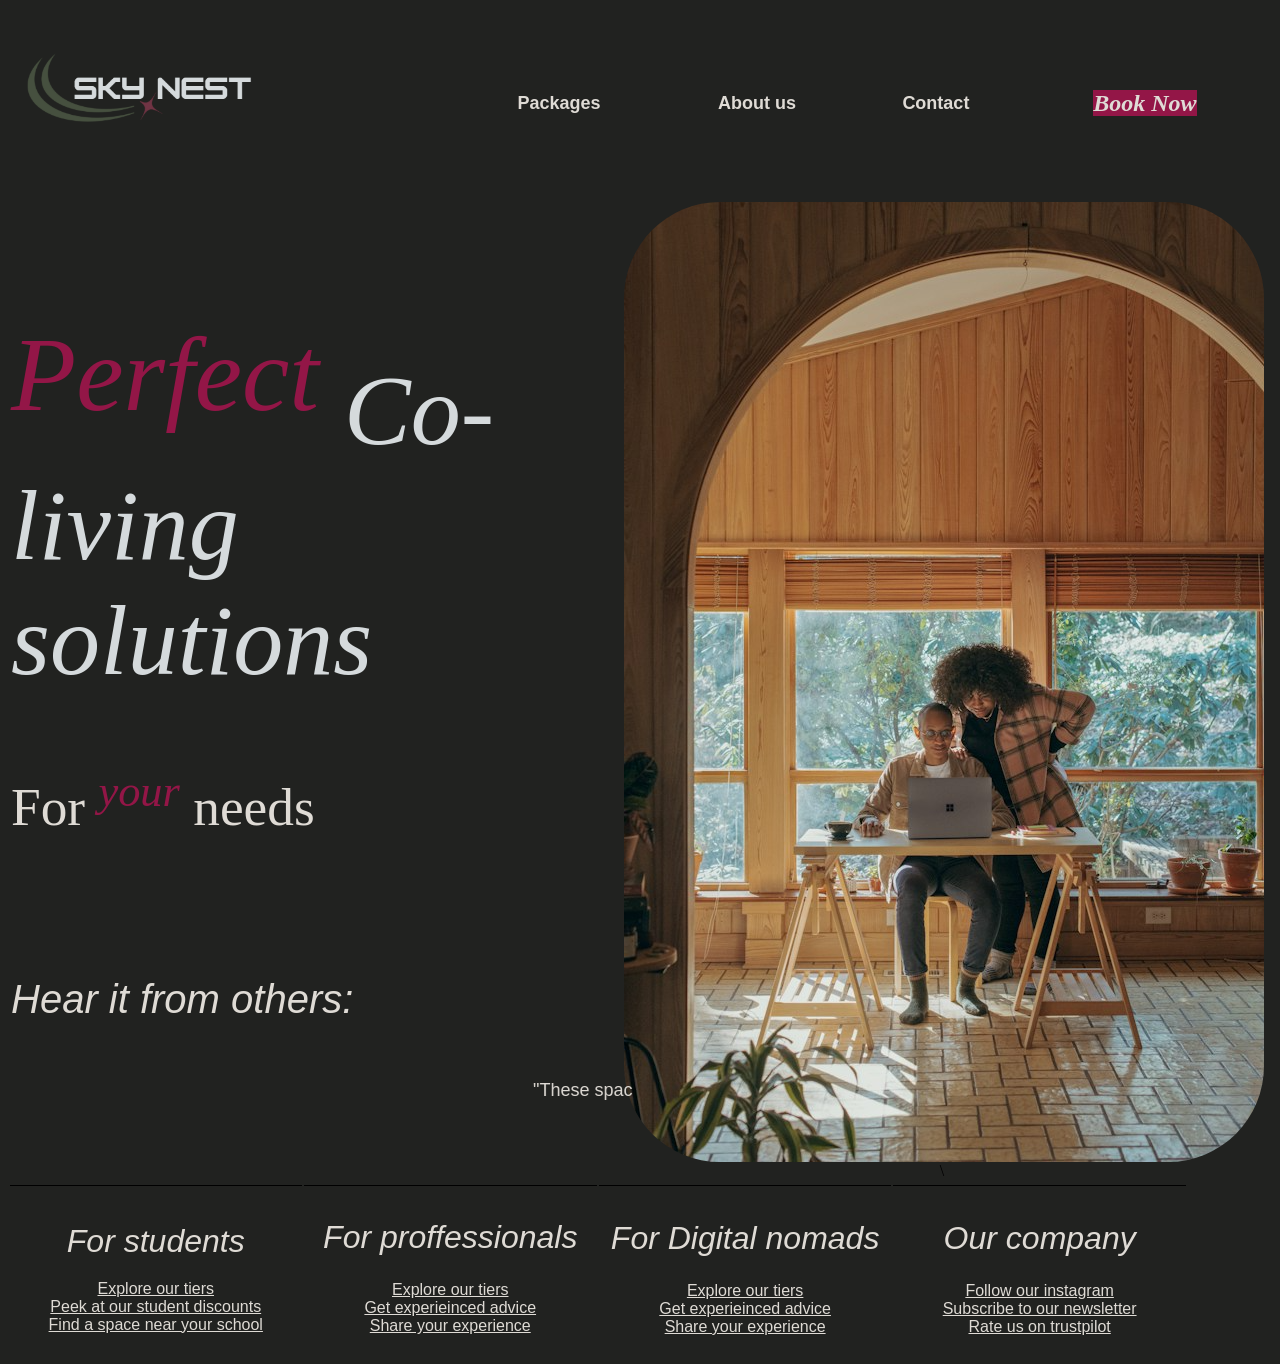
<file: index.html>
﻿<!DOCTYPE html PUBLIC "-//W3C//DTD XHTML 1.0 Transitional//EN" "http://www.w3.org/TR/xhtml1/DTD/xhtml1-transitional.dtd">
<html xmlns="http://www.w3.org/1999/xhtml">

<head>
<meta content="en-gb" http-equiv="Content-Language" />
<meta content="text/html; charset=utf-8" http-equiv="Content-Type" />
<meta name="author" content="SkyNest"/> 
<meta name="description" content="Co living spaces in singapore"/> 
<meta name="keywords" content="Co living spaces, shared spaces, rentals, travel destinations, co working spaces, digital nomads, students accomodation"/>
<title>home</title>
<style type="text/css">
.auto-style2 {
	vertical-align: top;
}
.auto-style3 {
	font-size: 40pt;
}
.auto-style4 {
	font-size: 75pt;
	vertical-align: top;
}
.auto-style5 {
	margin-bottom: 0px;
}
.auto-style6 {
	text-align: center;
}
.auto-style7 {
	margin-left: 5px;
	margin-right: 5px;
}
.auto-style8 {
	font-weight: normal;
}
a {
	color: #931647;
}
a:visited {
	color: #931647;
}
a:active {
	color: #931647;
}
a:hover {
	color: #D5DADC;
}
.auto-style10 {
	text-decoration: none;
}
.auto-style11 {
	color: #931647;
}
.auto-style12 {
	color: #931647;
	font-size: 80pt;
}
.auto-style13 {
	font-size: 30pt;
}
.auto-style14 {
	font-weight: bold;
	font-family: Georgia, "Times New Roman", Times, serif;
	font-size: x-large;
}
.auto-style16 {
	color: #DFDBD5;
}
.auto-style18 {
	text-align: center;
	border-top-style: none;
	border-top-width: medium;
}
.auto-style19 {
	border-top-width: 0px;
}
.auto-style20 {
	text-align: center;
	border-top-style: solid;
	border-top-width: 1px;
}
.auto-style21 {
	background-color: #931647;
}
.auto-style22 {
	text-decoration: underline;
}
.auto-style23 {
	font-size: medium;
}
.auto-style24 {
	border-width: 0px;
	margin-left: 5px;
	margin-right: 5px;
}
</style>
<link href="web.css" rel="stylesheet" type="text/css" />
</head>

<body>

<table style="width: 100%" class="auto-style19">
	<tr>
		<td style="width: 444px"><a href="index.html">
		<img alt="logo" height="185" src="image.png" width="250" class="auto-style24" /></a></td>
		<td class="auto-style6">
		<p><a href="Packages%20page.html" class="auto-style10">
		<span class="auto-style16"><strong>Packages</strong></span></a></p>
		</td>
		<td class="auto-style6">
		<p><a href="About%20us.html" class="auto-style10">
		<span class="auto-style16"><strong>About us</strong></span></a></p>
		</td>
		<td class="auto-style6">
		<p><a href="Contact.html" class="auto-style10">
		<span class="auto-style16"><strong>Contact</strong></span></a></p>
		</td>
		<td class="auto-style18">
		<p class="auto-style14"><em><span class="auto-style21">
		<a class="auto-style10" href="Packages%20page.html">
		<span class="auto-style16">Book Now</span></a></span></em></p>
		</td>
	</tr>
</table>

<table style="width: 100%; height: 100%;">
	<tr>
		<td style="width: 50%">
		<h1 class="auto-style4"><sup><span class="auto-style12">Perfect</span></sup> Co-living solutions</h1>
		<h2>
		<span class="auto-style3"><span class="auto-style8">For <sup>
		<span class="auto-style11"><em>your</em></span></sup> needs</span></h2>
&nbsp;</span></td>
		<td rowspan="2" class="auto-style6" style="width: 50%">
		<img alt="People working in shared space" class="auto-style7" height="960" src="surface-P6hAFRNgJLE-unsplash.png" style="float: left" width="640" />\&nbsp;</td>
	</tr>
	<tr>
		<td style="width: 50%; height: 35px;" class="auto-style2">
		<h3 class="auto-style13">Hear it from others:</h3>
		<br />
		<marquee direction="left" height="100px" style="width: 103%" class="auto-style5">
"These spaces make me feel so at home"- Bill Kenny "Impecable service and an outstanding response time"- Betty Ursla "Such beautiful spaces, definetly recommend"- Sophie Levine .
</marquee></td>
	</tr>
	</table>

<table style="width: 1180px" class="auto-style19">
	<tr>
		<td class="auto-style20" style="width: 294px">
		<h3 style="height: 25px">For students</h3>
		<p class="auto-style23"><span class="auto-style22">Explore our tiers</span><br class="auto-style22" />
		<span class="auto-style22">Peek at our student discounts</span><br class="auto-style22" />
		<span class="auto-style22">Find a space near your school</span></p>
		</td>
		<td class="auto-style20" style="width: 294px">
		<h3 style="height: 30px">For proffessionals </h3>
		<p><span class="auto-style22"><span class="auto-style23">Explore our tiers</span></span><span class="auto-style23"><br class="auto-style22" />
		<span class="auto-style22">Get experieinced advice</span><br class="auto-style22" />
		</span><span class="auto-style22"><span class="auto-style23">Share your experience</span></span><br />
		</p>
		</td>
		<td class="auto-style20" style="width: 295px">
		<h3 style="height: 30px">For Digital nomads </h3>
		<p class="auto-style23"><span class="auto-style22">Explore our tiers</span><br class="auto-style22" />
		<span class="auto-style22">Get experieinced advice</span><br class="auto-style22" />
		<span class="auto-style22">Share your experience</span></p>
		</td>
		<td class="auto-style20" style="width: 295px">
		<h3 style="height: 30px">Our company</h3>
		<p class="auto-style23"><span class="auto-style22">Follow our instagram</span><br class="auto-style22" />
		<span class="auto-style22">Subscribe to our newsletter</span><br class="auto-style22" />
		<span class="auto-style22">Rate us on trustpilot</span></p>
		</td>
	</tr>
</table>

</body>

</html>
</file>
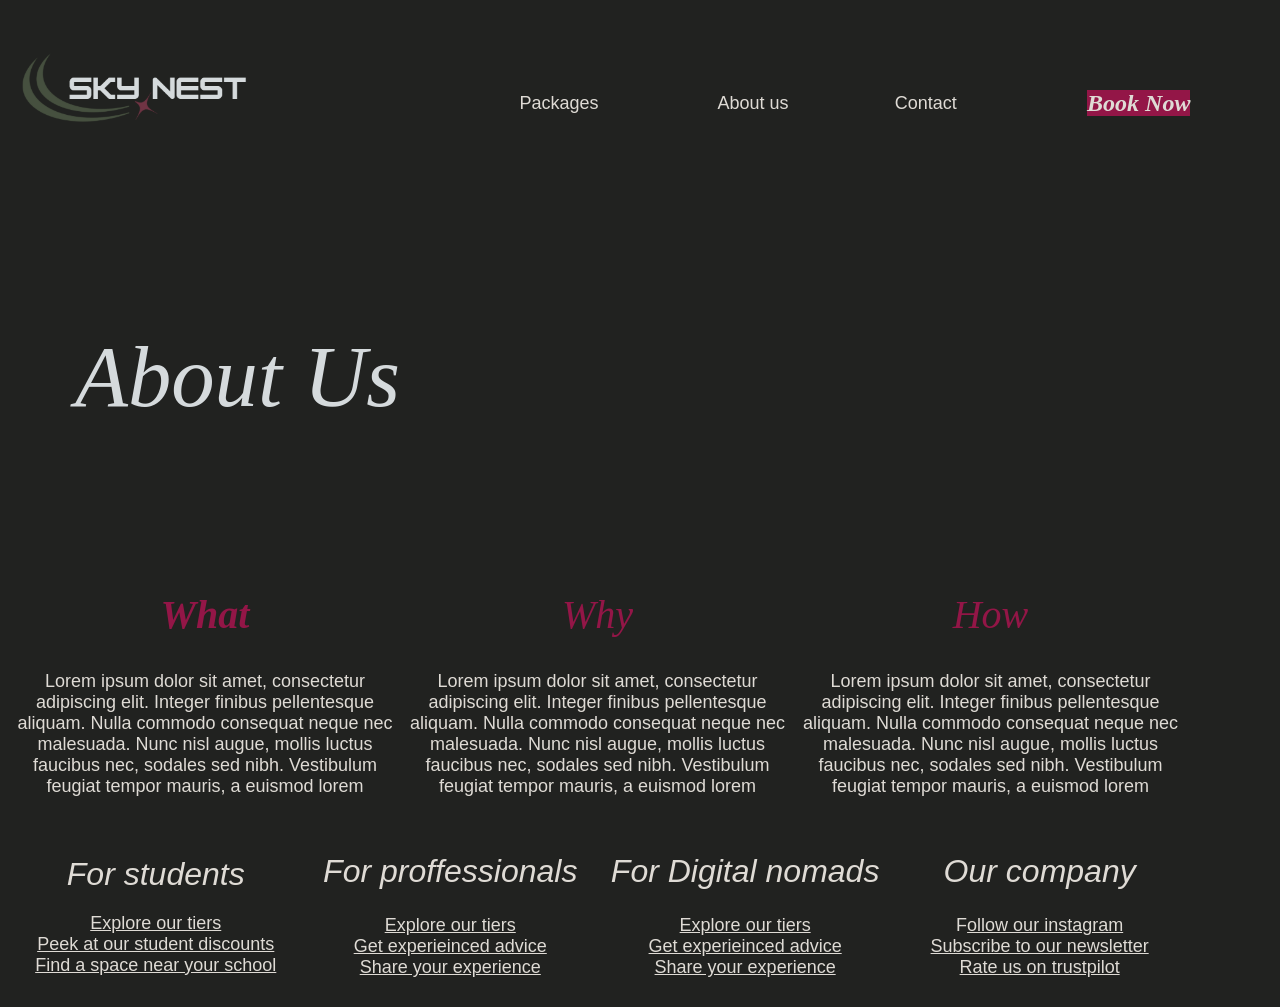
<file: About us.html>
﻿<!DOCTYPE html PUBLIC "-//W3C//DTD XHTML 1.0 Transitional//EN" "http://www.w3.org/TR/xhtml1/DTD/xhtml1-transitional.dtd">
<html xmlns="http://www.w3.org/1999/xhtml">

<head>
<meta content="text/html; charset=utf-8" http-equiv="Content-Type" />
<title>About us</title>
<style type="text/css">
.auto-style6 {
	text-align: center;
}
.auto-style7 {
	border-width: 0px;
}
.auto-style8 {
	font-size: 65pt;
}
a {
	color: #931647;
}
a:visited {
	color: #931647;
}
a:active {
	color: #931647;
}
a:hover {
	color: #931647;
}
.auto-style10 {
	text-decoration: none;
}
.auto-style11 {
	color: #DFDBD5;
}
.auto-style12 {
	text-align: center;
	color: #DFDBD5;
}
.auto-style13 {
	font-weight: bold;
	font-family: Georgia, "Times New Roman", Times, serif;
	font-size: x-large;
}
.auto-style14 {
	color: #931647;
	font-family: Georgia, "Times New Roman", Times, serif;
}
.auto-style15 {
	background-color: #931647;
}
.auto-style16 {
	text-decoration: underline;
}
</style>
<link href="web.css" rel="stylesheet" type="text/css" />
</head>

<body>

<table style="width: 100%">
	<tr>
		<td style="width: 444px">
		<a href="index.html">
		<img alt="logo" height="185" src="image.png" width="250" class="auto-style7" /></a></td>
		<td class="auto-style6">
		<p><a href="Packages%20page.html" class="auto-style10">
		<span class="auto-style11">Packages</span></a></p>
		</td>
		<td class="auto-style6">
		<p><a href="About%20us.html" class="auto-style10">
		<span class="auto-style11">About us</span></a></p>
		</td>
		<td class="auto-style6">
		<p><a href="Contact.html" class="auto-style10">
		<span class="auto-style11">Contact</span></a></p>
		</td>
		<td class="auto-style6">
		<p class="auto-style13"><strong><em><span class="auto-style15">Book Now</span></em></strong></p>
		</td>
	</tr>
	</table>
<table style="width: 1180px">
	<tr>
		<td style="width: 453px" class="auto-style6">
		<h1 class="auto-style8">About Us</h1>
		</td>
		<td class="auto-style6"> <video width="700" autoplay muted loop>
  <source src="about us.mp4" type="video/mp4">
	Your browser does not support HTML video.
&nbsp;</td>
	</tr>
	</table>
<table style="width: 1180px">
	<tr>
		<td style="width: 392px" class="auto-style6">
		<h2 class="auto-style14"><strong><em>What</em></strong></h2>
		<p>Lorem ipsum dolor sit amet, consectetur adipiscing elit. Integer 
		finibus pellentesque aliquam. Nulla commodo consequat neque nec 
		malesuada. Nunc nisl augue, mollis luctus faucibus nec, sodales sed 
		nibh. Vestibulum feugiat tempor mauris, a euismod lorem </p>
		</td>
		<td style="width: 393px" class="auto-style6">
		<h2 class="auto-style14"><em>Why</em></h2>
		<p>Lorem ipsum dolor sit amet, consectetur adipiscing elit. Integer 
		finibus pellentesque aliquam. Nulla commodo consequat neque nec 
		malesuada. Nunc nisl augue, mollis luctus faucibus nec, sodales sed 
		nibh. Vestibulum feugiat tempor mauris, a euismod lorem </p>
		</td>
		<td class="auto-style6" style="width: 393px">
		<h2 class="auto-style14"><em>How</em></h2>
		<p>Lorem ipsum dolor sit amet, consectetur adipiscing elit. Integer 
		finibus pellentesque aliquam. Nulla commodo consequat neque nec 
		malesuada. Nunc nisl augue, mollis luctus faucibus nec, sodales sed 
		nibh. Vestibulum feugiat tempor mauris, a euismod lorem </p>
		</td>
	</tr>
	</table>

<table style="width: 1180px">
	<tr>
		<td class="auto-style6" style="width: 294px">
		<h3 style="height: 25px">For students</h3>
		<p><span class="auto-style16">Explore our tiers</span><br class="auto-style16" />
		<span class="auto-style16">Peek at our student discounts</span><br class="auto-style16" />
		<span class="auto-style16">Find a space near your school</span></p>
		</td>
		<td class="auto-style6" style="width: 294px">
		<h3 style="height: 30px">For proffessionals </h3>
		<p><span class="auto-style16">Explore our tiers</span><br class="auto-style16" />
		<span class="auto-style16">Get experieinced advice</span><br class="auto-style16" />
		<span class="auto-style16">Share your experience</span><br />
		</p>
		</td>
		<td class="auto-style6" style="width: 295px">
		<h3 style="height: 30px">For Digital nomads </h3>
		<p><span class="auto-style16">Explore our tiers</span><br class="auto-style16" />
		<span class="auto-style16">Get experieinced advice</span><br class="auto-style16" />
		<span class="auto-style16">Share your experience</span></p>
		</td>
		<td class="auto-style6" style="width: 295px">
		<h3 style="height: 30px">Our company</h3>
		<p>F<span class="auto-style16">ollow our instagram</span><br class="auto-style16" />
		<span class="auto-style16">Subscribe to our newsletter</span><br class="auto-style16" />
		<span class="auto-style16">Rate us on trustpilot</span></p>
		</td>
	</tr>
</table>

</body>

</html>
</file>
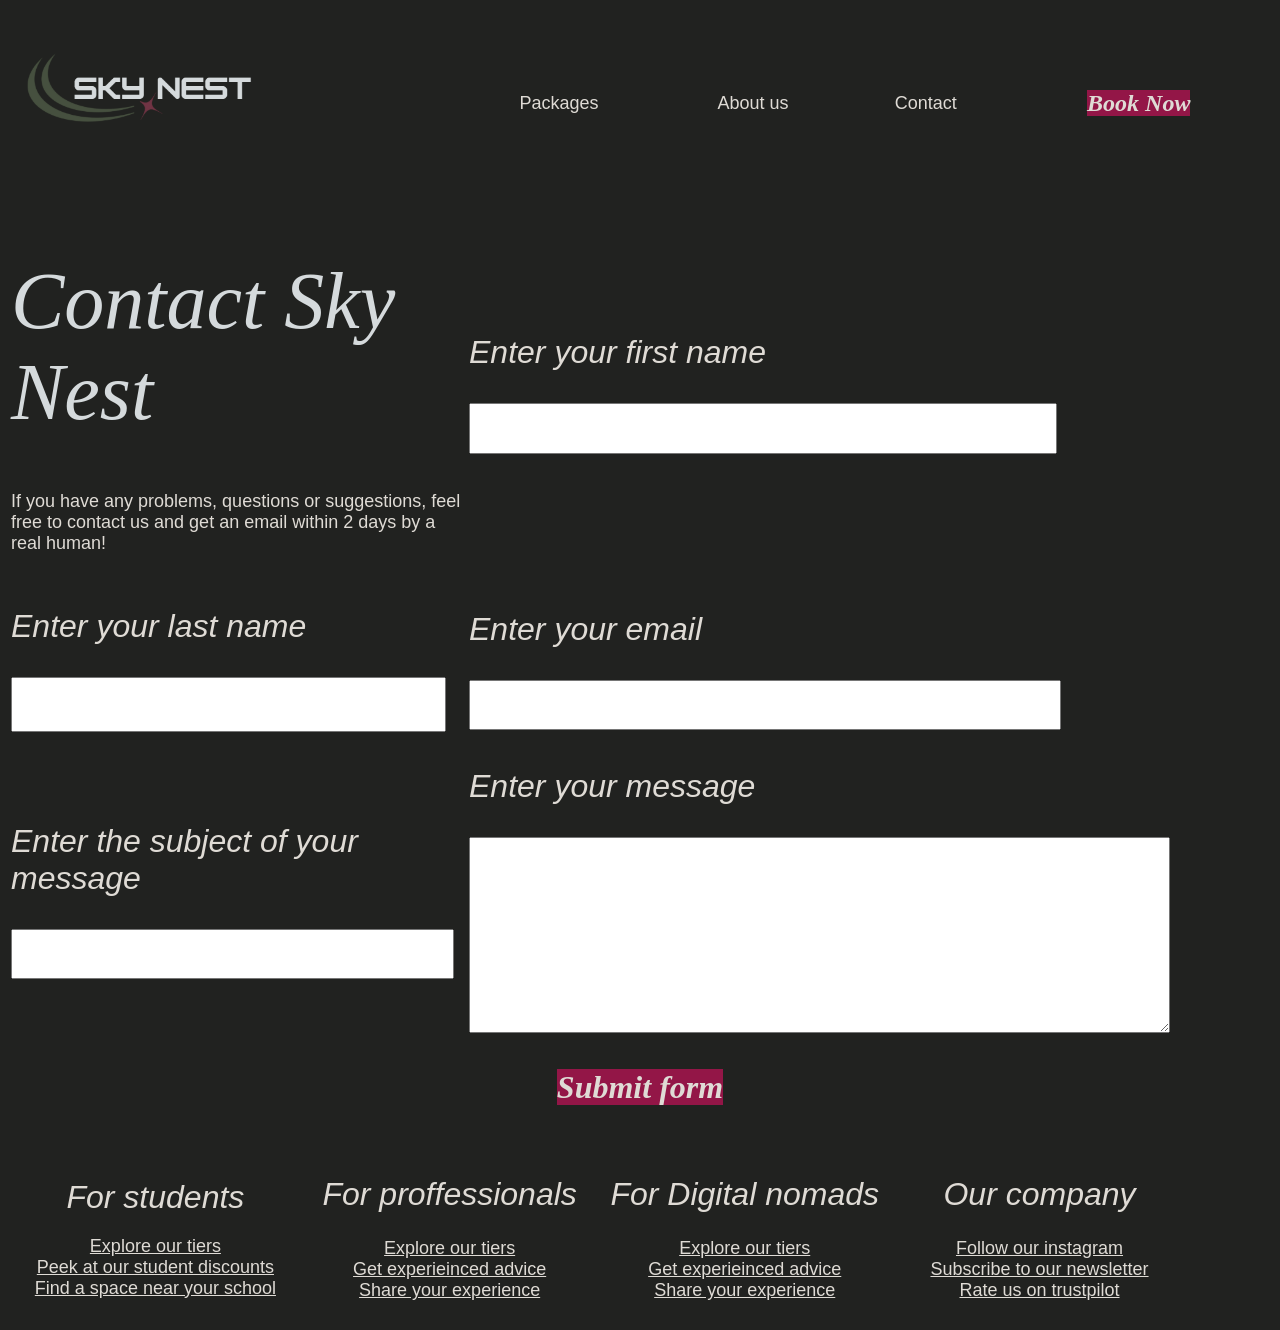
<file: Contact.html>
﻿<!DOCTYPE html PUBLIC "-//W3C//DTD XHTML 1.0 Transitional//EN" "http://www.w3.org/TR/xhtml1/DTD/xhtml1-transitional.dtd">
<html xmlns="http://www.w3.org/1999/xhtml">

<head>
<meta content="text/html; charset=utf-8" http-equiv="Content-Type" />
<title>Contact</title>
<style type="text/css">
.auto-style6 {
	text-align: center;
}
.auto-style8 {
	vertical-align: top;
	padding: 0;
}
.auto-style9 {
	vertical-align: top;
}
a {
	color: #931647;
}
a:visited {
	color: #931647;
}
a:active {
	color: #931647;
}
a:hover {
	color: #931647;
}
.auto-style7 {
	border-width: 0px;
	margin-left: 5px;
	margin-right: 5px;
}
.auto-style12 {
	color: #DFDBD5;
}
.auto-style14 {
	text-decoration: none;
}
.auto-style15 {
	font-family: Georgia, "Times New Roman", Times, serif;
	font-weight: bold;
	font-size: x-large;
}
.auto-style16 {
	font-family: Georgia, "Times New Roman", Times, serif;
	}
.auto-style17 {
	background-color: #931647;
}
.auto-style18 {
	text-decoration: underline;
}
</style>
<link href="web.css" rel="stylesheet" type="text/css" />
</head>

<body>

<table style="width: 100%">
	<tr>
		<td style="width: 444px"><a href="index.html">
		<img alt="logo" height="185" src="image.png" width="250" class="auto-style7" /></a></td>
		<td class="auto-style6">
		<p><a href="Packages%20page.html" class="auto-style14">
		<span class="auto-style12">Packages</span></a></p>
		</td>
		<td class="auto-style6">
		<p><a href="About%20us.html" class="auto-style14">
		<span class="auto-style12">About us</span></a></p>
		</td>
		<td class="auto-style6">
		<p><a href="Contact.html" class="auto-style14">
		<span class="auto-style12">Contact</span></a></p>
		</td>
		<td class="auto-style6">
		<p class="auto-style15"><strong><em><span class="auto-style17">
		<a class="auto-style14" href="Packages%20page.html">
		<span class="auto-style12">Book Now</span></a></span></em></strong></p>
		</td>
	</tr>
</table>

<table style="width: 100%">
	<tr>
		<td style="width: 454px">
		<h1><span class="auto-style8">Contact Sky Nest</span></h1>
		<p><span class="auto-style8">If you have any problems, questions or 
		suggestions, feel free to contact us and get an email within 2 days by a 
		real human!</span></p>
		</td>
		<td>
		<h3>Enter your first name</h3>
		<form method="post">
			<input name="Text1" style="width: 580px; height: 45px" type="text" /></form>
		<br />
		</td>
	</tr>
	<tr>
		<td style="width: 454px">
		<h3>Enter your last name</h3>
		<form method="post">
			<input name="Text2" style="height: 49px; width: 427px" type="text" /></form>
		</td>
		<td>
		<h3>Enter your email</h3>
		<form method="post">
			<input name="Text3" style="width: 584px; height: 44px" type="text" /></form>
		</td>
	</tr>
	<tr>
		<td style="width: 454px">
		<h3 class="auto-style9">Enter the subject of your message</h3>
		<form method="post">
			<input name="Text4" style="width: 435px; height: 44px" type="text" /></form>
		</td>
		<td>
		<h3>Enter your message</h3>
		<form method="post">
			<textarea name="TextArea1" style="width: 695px; height: 190px"></textarea></form>
		</td>
	</tr>
	<tr>
		<td class="auto-style6" colspan="2">
		<h3 class="auto-style16"><strong><span class="auto-style17">
		<a class="auto-style14" href="Contact.html"><span class="auto-style12">Submit form</span></a></span></strong></h3>
		</td>
	</tr>
	</table>

<table style="width: 1180px">
	<tr>
		<td class="auto-style6" style="width: 293px">
		<h3 style="height: 25px">For students</h3>
		<p><span class="auto-style18">Explore our tiers</span><br class="auto-style18" />
		<span class="auto-style18">Peek at our student discounts</span><br class="auto-style18" />
		<span class="auto-style18">Find a space near your school</span></p>
		</td>
		<td class="auto-style6" style="width: 294px">
		<h3 style="height: 30px">For proffessionals </h3>
		<p><span class="auto-style18">Explore our tiers</span><br class="auto-style18" />
		<span class="auto-style18">Get experieinced advice</span><br class="auto-style18" />
		<span class="auto-style18">Share your experience</span></p>
		</td>
		<td class="auto-style6" style="width: 295px">
		<h3 style="height: 30px">For Digital nomads </h3>
		<p><span class="auto-style18">Explore our tiers</span><br class="auto-style18" />
		<span class="auto-style18">Get experieinced advice</span><br class="auto-style18" />
		<span class="auto-style18">Share your experience</span></p>
		</td>
		<td class="auto-style6" style="width: 295px">
		<h3 style="height: 30px">Our company</h3>
		<p><span class="auto-style18">Follow our instagram</span><br class="auto-style18" />
		<span class="auto-style18">Subscribe to our newsletter</span><br class="auto-style18" />
		<span class="auto-style18">Rate us on trustpilot</span></p>
		</td>
	</tr>
</table>

</body>

</html>
</file>
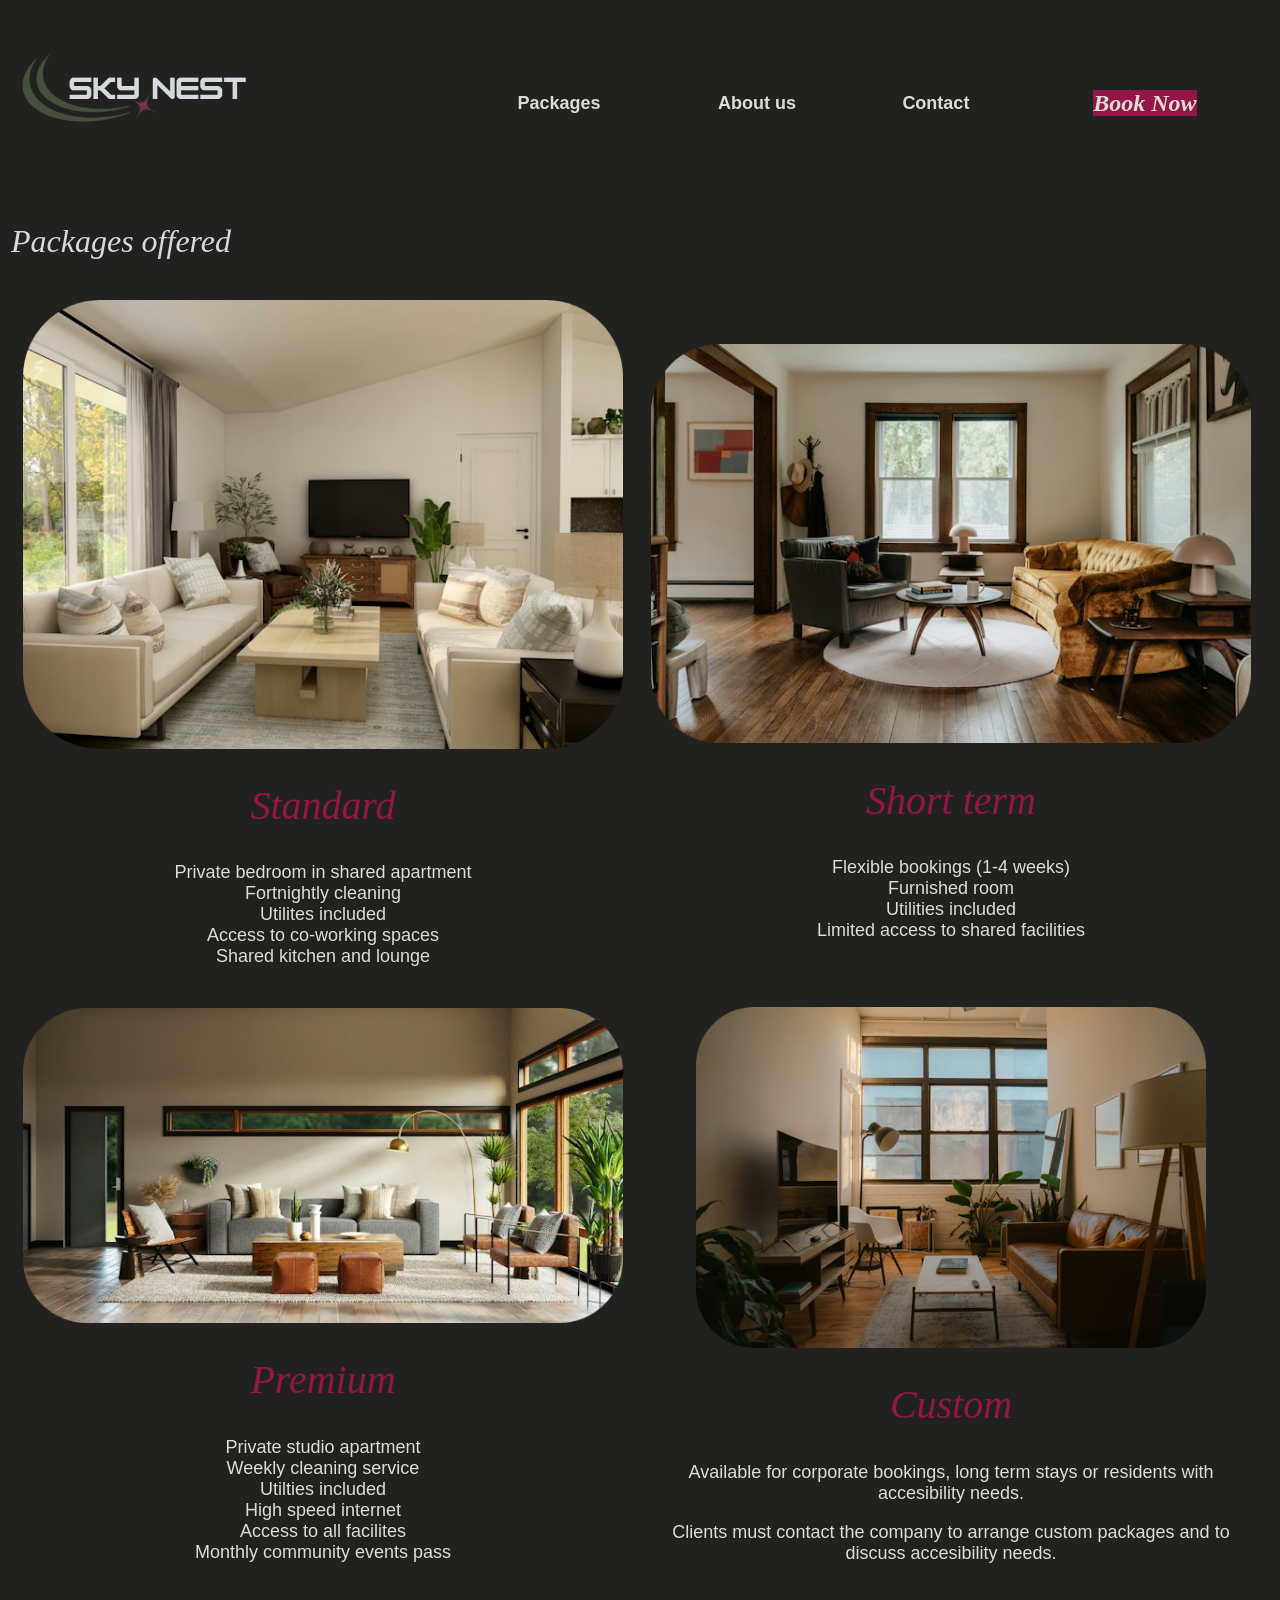
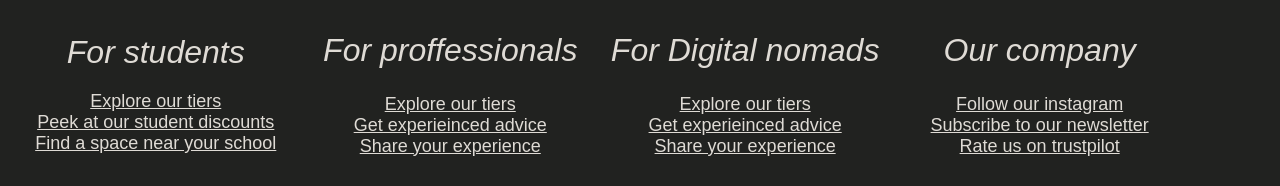
<file: Packages page.html>
﻿<!DOCTYPE html PUBLIC "-//W3C//DTD XHTML 1.0 Transitional//EN" "http://www.w3.org/TR/xhtml1/DTD/xhtml1-transitional.dtd">
<html xmlns="http://www.w3.org/1999/xhtml">

<head>
<meta content="text/html; charset=utf-8" http-equiv="Content-Type" />
<title>Packages</title>
<style type="text/css">
.auto-style6 {
	text-align: center;
}
.auto-style7 {
	border-width: 0px;
}
.auto-style8 {
	font-size: xx-large;
}
a {
	color: #931647;
}
a:visited {
	color: #931647;
}
a:active {
	color: #931647;
}
a:hover {
	color: #931647;
}
.auto-style10 {
	text-decoration: none;
}
.auto-style19 {
	border-top-width: 0px;
}
.auto-style16 {
	color: #DFDBD5;
}
.auto-style18 {
	text-align: center;
	border-top-style: none;
	border-top-width: medium;
}
.auto-style21 {
	background-color: #931647;
}
.auto-style22 {
	font-family: Georgia, "Times New Roman", Times, serif;
	font-weight: bold;
	font-size: x-large;
}
.auto-style23 {
	text-decoration: underline;
}
</style>
<link href="web.css" rel="stylesheet" type="text/css" />
</head>

<body>

<table style="width: 100%" class="auto-style19">
	<tr>
		<td style="width: 444px"><a href="index.html">
		<img alt="logo" height="185" src="image.png" width="250" class="auto-style7" /></a></td>
		<td class="auto-style6">
		<p><a href="Packages%20page.html" class="auto-style10">
		<span class="auto-style16"><strong>Packages</strong></span></a></p>
		</td>
		<td class="auto-style6">
		<p><a href="About%20us.html" class="auto-style10">
		<span class="auto-style16"><strong>About us</strong></span></a></p>
		</td>
		<td class="auto-style6">
		<p><a href="Contact.html" class="auto-style10">
		<span class="auto-style16"><strong>Contact</strong></span></a></p>
		</td>
		<td class="auto-style18">
		<p class="auto-style22"><strong><em><span class="auto-style21">
		<a class="auto-style10" href="Packages%20page.html">
		<span class="auto-style16">Book Now</span></a></span></em></strong></p>
		</td>
	</tr>
</table>

<table style="width: 100%">
	<tr>
		<td style="width: 444px" class="auto-style8">
		<h1 class="auto-style8">Packages offered</h1>
		</td>
		<td>&nbsp;</td>
	</tr>
	</table>
<table style="width: 100%" cellpadding="7" cellspacing="8">
	<tr>
		<td style="width: 588px" class="auto-style6">
		<img alt="standard package space" height="449" src="standard.png" width="600" /><br />
		<h2><a class="auto-style10" href="Packages%20page.html"><em>Standard</em></a></h2>
		<p>Private bedroom in shared apartment <br />
		Fortnightly cleaning<br />
		Utilites included <br />
		Access to co-working spaces<br />
		Shared kitchen and lounge</p>
		</td>
		<td class="auto-style6"><br />
		<img alt="short term package space" height="399" src="short%20term.png" width="600" /><br />
		<h2><a class="auto-style10" href="Packages%20page.html"><em>Short term</em></a></h2>
		<p>Flexible bookings (1-4 weeks)<br />
		Furnished room<br />
		Utilities included <br />
		Limited access to shared facilities </p>
		</td>
	</tr>
	<tr>
		<td style="width: 588px" class="auto-style6">
		<img alt="premium image space" height="315" src="premium.png" width="600" /><h2>
		<a class="auto-style10" href="Packages%20page.html"><em>Premium</em></a></h2>
		<p>Private studio apartment<br />
		Weekly cleaning service <br />
		Utilties included <br />
		High speed internet <br />
		Access to all facilites <br />
		Monthly community events pass</p>
		</td>
		<td class="auto-style6">
		<img alt="custome package space" height="341" src="custom.png" width="510" /><br />
		<h2><a class="auto-style10" href="Packages%20page.html"><em>Custom</em></a></h2>
		<p>Available for corporate bookings, long term stays or residents with 
		accesibility needs.</p>
		<p>Clients must contact the company to arrange custom packages and to 
		discuss accesibility needs.<br />
		</p>
		</td>
	</tr>
	</table>

<table style="width: 1180px">
	<tr>
		<td class="auto-style6" style="width: 294px">
		<h3 style="height: 25px">For students</h3>
		<p><span class="auto-style23">Explore our tiers</span><br class="auto-style23" />
		<span class="auto-style23">Peek at our student discounts</span><br class="auto-style23" />
		<span class="auto-style23">Find a space near your school</span></p>
		</td>
		<td class="auto-style6" style="width: 294px">
		<h3 style="height: 30px">For proffessionals </h3>
		<p><span class="auto-style23">Explore our tiers</span><br class="auto-style23" />
		<span class="auto-style23">Get experieinced advice</span><br class="auto-style23" />
		<span class="auto-style23">Share your experience</span><br />
		</p>
		</td>
		<td class="auto-style6" style="width: 295px">
		<h3 style="height: 30px">For Digital nomads </h3>
		<p><span class="auto-style23">Explore our tiers</span><br class="auto-style23" />
		<span class="auto-style23">Get experieinced advice</span><br class="auto-style23" />
		<span class="auto-style23">Share your experience</span></p>
		</td>
		<td class="auto-style6" style="width: 295px">
		<h3 style="height: 30px">Our company</h3>
		<p><span class="auto-style23">Follow our instagram</span><br class="auto-style23" />
		<span class="auto-style23">Subscribe to our newsletter</span><br class="auto-style23" />
		<span class="auto-style23">Rate us on trustpilot</span></p>
		</td>
	</tr>
</table>

</body>

</html>
</file>
<file: web.css>
﻿body {
	background-color: #212220;
}
h1 {
	font-family: Georgia, "Times New Roman", Times, serif;
	font-weight: 400;
	font-style: italic;
	font-size: 80px;
	color:#D5DADC
}

h2 {
	font-family: Cambria, Cochin, Georgia, Times, "Times New Roman", serif;
	font-size: 40px;
	font-weight: 300;
	color: #DFDBD5;
}
h3 {
	font-family: "Gill Sans", "Gill Sans MT", Calibri, "Trebuchet MS", sans-serif;
	font-size: xx-large;
	font-weight: 500;
	font-style: italic;
	color: #DFDBD5;
}
p, marquee, ul {
	font-family: "Lucida Sans", "Lucida Sans Regular", "Lucida Grande", "Lucida Sans Unicode", Geneva, Verdana, sans-serif;
	font-size: large;
	font-weight: 200;
	color: #DFDBD5;
}
</file>
